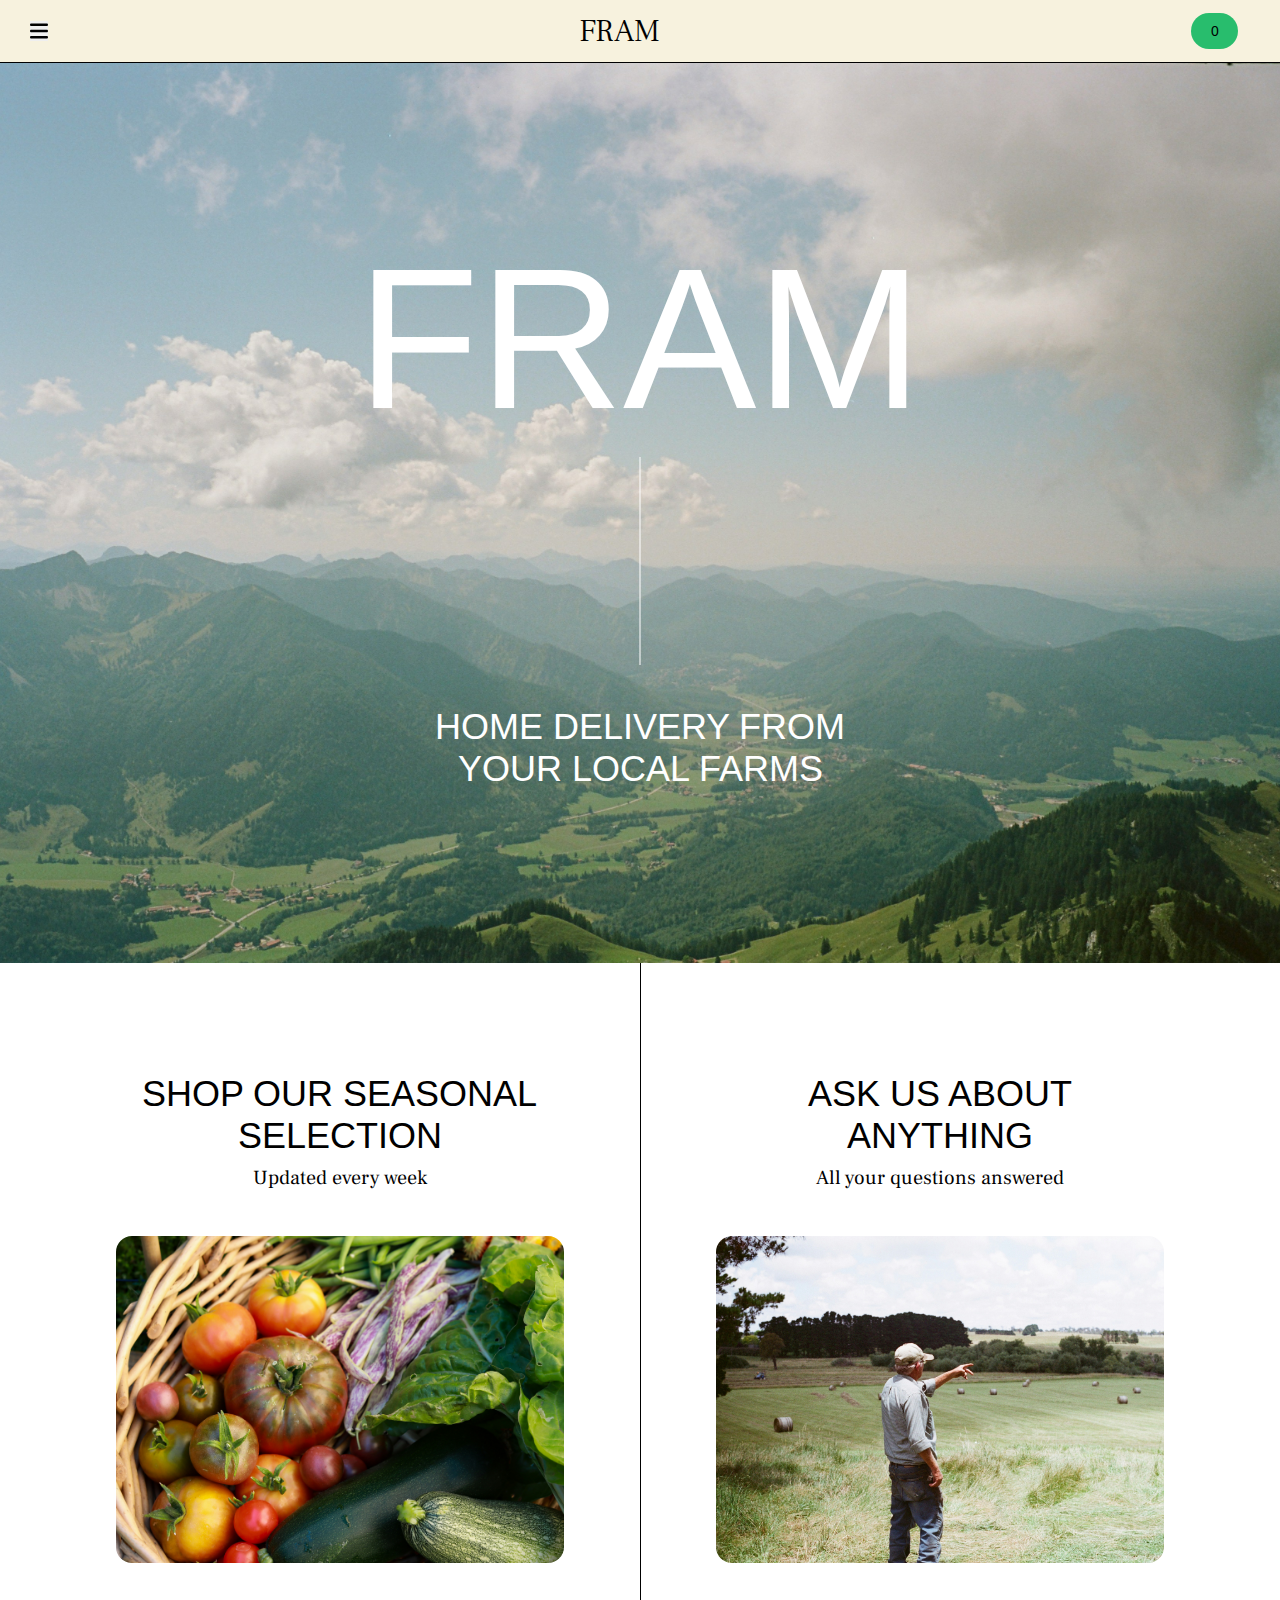
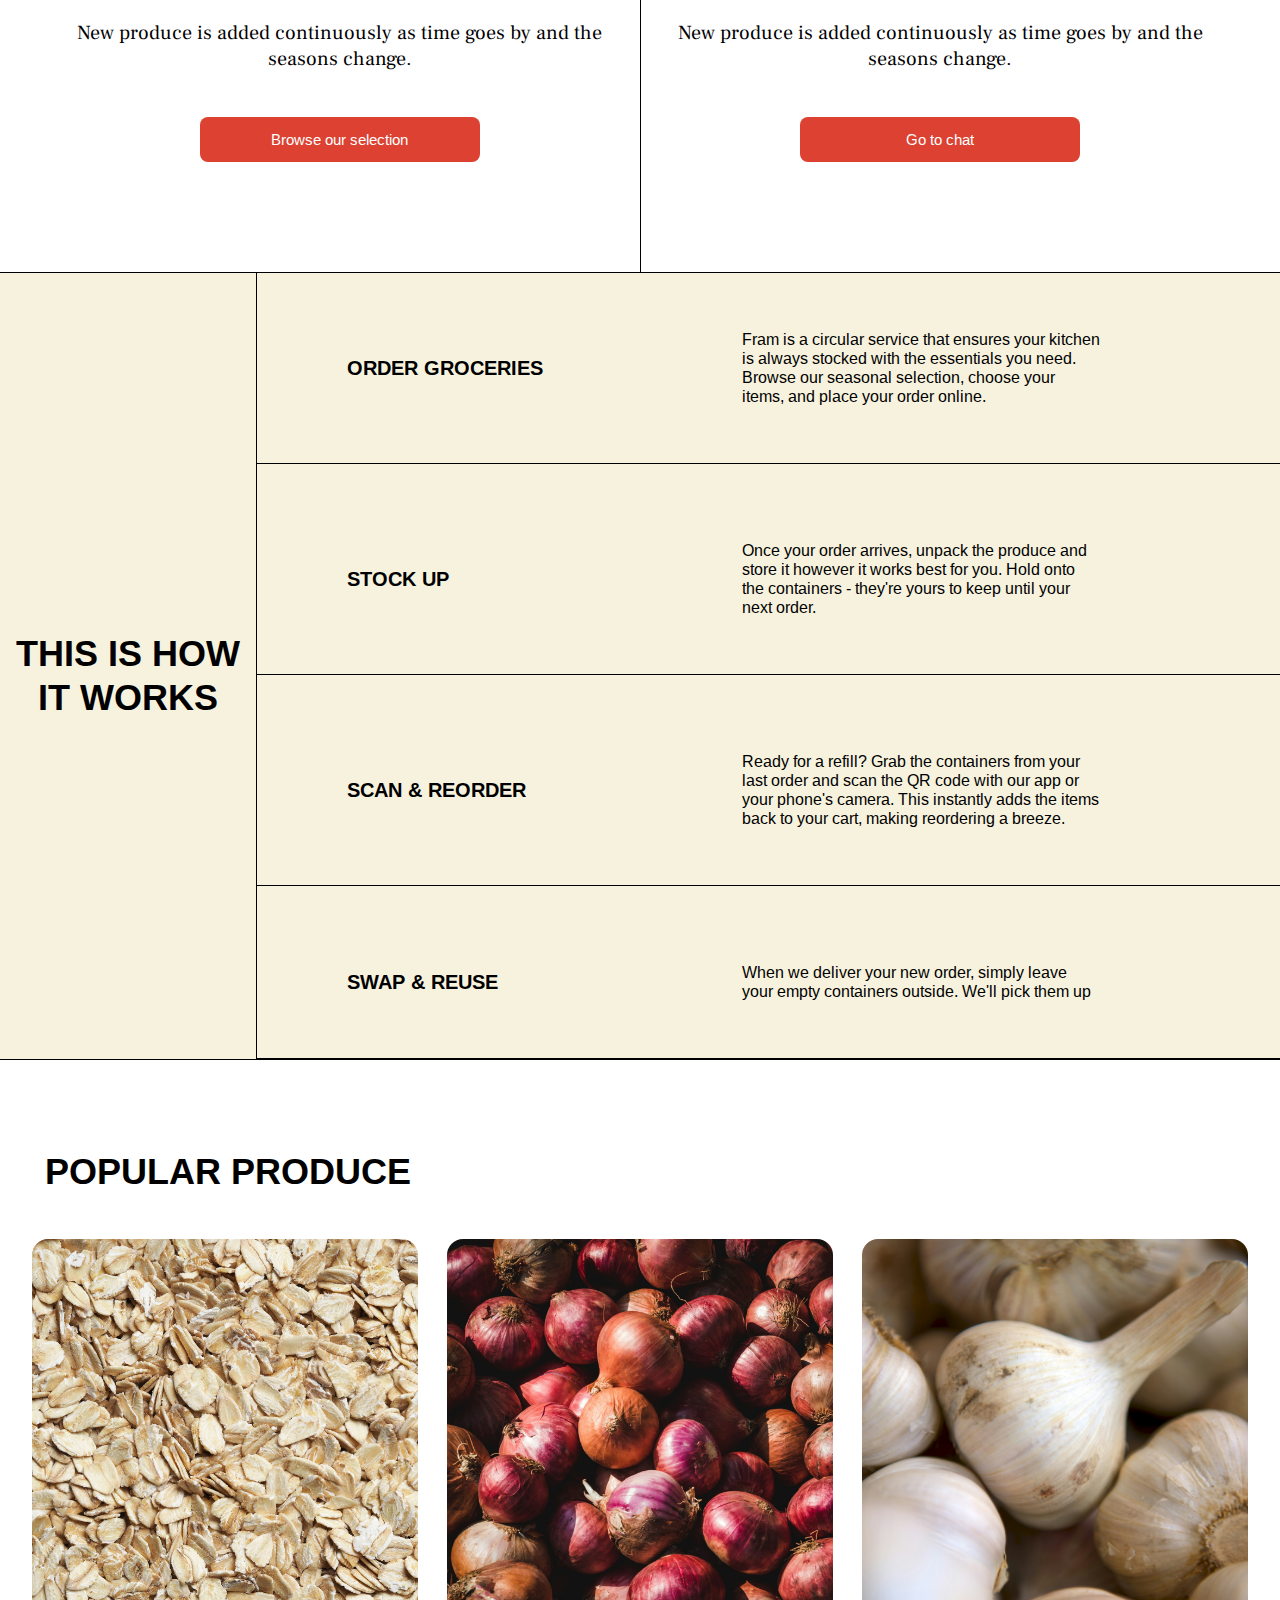
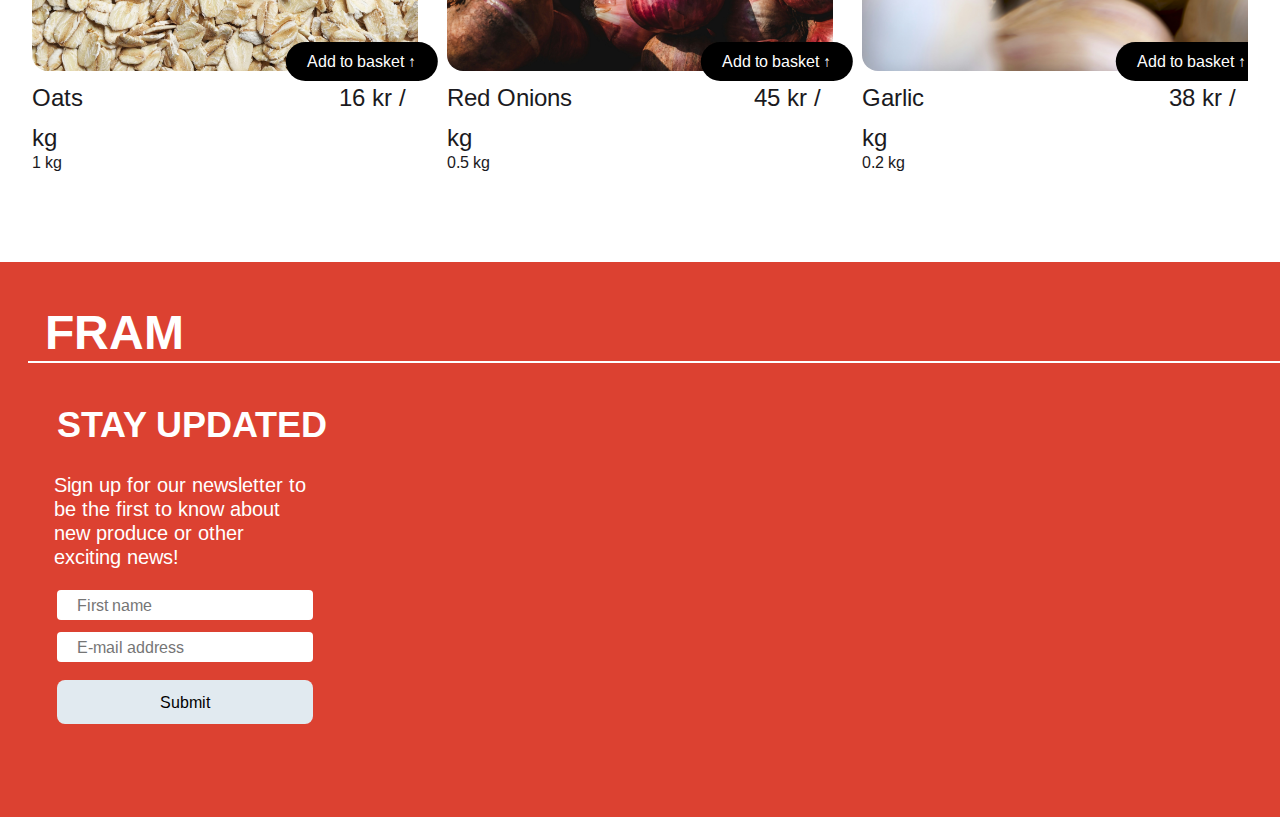
<file: index.html>
<!DOCTYPE html>
<html lang="en">
<head role="banner">
    <meta charset="UTF-8">
    <meta name="viewport" content="width=device-width, initial-scale=1.0">
    <meta name="description" content="FRAM - Hjemlevering av lokal mat fra gårder i ditt nærområde. En sirkulær tjeneste som støtter lokal bærekraft.">
    <meta name="keywords" content="lokal mat, hjemlevering, bærekraft, gårdsprodukter, FRAM">
    <meta name="language" content="en">
    <meta name="geo.region" content="NO">
    <meta name="geo.placename" content="Norway">

    <link rel="icon" href="logo.png" type="image/png" id="favicon">

    <title>FRAM Home Delivery Service For Local Food</title>

    <!-- Styles -->
    <link rel="stylesheet" href="CSS/styles.css">
    <link rel="stylesheet" href="CSS/navbar.css">

    <!-- Fonts -->
    <link rel="preconnect" href="https://fonts.googleapis.com">
    <link rel="preconnect" href="https://fonts.gstatic.com" crossorigin>
    <link href="https://fonts.googleapis.com/css2?family=Frank+Ruhl+Libre:wght@300..900&display=swap" rel="stylesheet">
    <link href="https://fonts.googleapis.com/css2?family=Arimo:ital,wght@0,400..700;1,400..700&family=Frank+Ruhl+Libre:wght@300..900&display=swap" rel="stylesheet">
</head>
<body>

    <header>
        <!-- Main Navigation -->
        <nav class="navbar" role="navigation" aria-label="Main navigation">
            <button
                aria-label="Open navigation menu"
                aria-expanded="false"
                onclick="openNav()">
                <img src="images/menu-bar.svg" alt="Menu bar icon">
            </button>

            <h1>FRAM</h1>

            <!-- Handlevogn -->
            <div class="cart-container">
                <span class="cart-count">0</span>
            </div>
        </nav>

        <!-- Sidenavigasjon -->
        <nav class="sidenav" id="mySidenav" aria-label="Side navigation" hidden>
            <button
                class="closebtn"
                onclick="closeNav()"
                aria-label="Close navigation menu">
                &times;
            </button>

            <h3 id="top-nav">FRAM</h3>
            <div id="sidenav-divider"></div>

            <ul>
               <li><a href="produce.html" id="products">PRODUCTS</a></li>
               <li><a href="Chatbox.html">CHAT</a></li>
               <li><a href="#" id="checkout">CHECKOUT</a></li>
            </ul>   
        </nav>
    </header>



    <main role="main">
        

    <section class="img-container">
        <div class="img-overlay">
            <h1>FRAM</h1>
              <div class="divider"></div>
                <p>Home delivery from your local farms</p>
        </div>
    </section>

        <!-- Landing page -->
        <div class="landing-page">
            <section class="card">
                <h2>SHOP OUR SEASONAL <br> SELECTION</h2>
                <p class="subtitle">Updated every week</p>
                <img src="images/landing-page/seasonal-selection.jpg" alt="Seasonal selection image" loading="lazy">
                <p class="description">
                    New produce is added continuously as time
                    goes by and the seasons change.
                </p>
                <button 
                    aria-label="Browse our selection">
                    Browse our selection
                </button>
            </section>

            <div class="vertical-line"></div>

            <section class="card">
                <h2>ASK US ABOUT <br> ANYTHING</h2>
                <p class="subtitle">All your questions answered</p>
                <img src="images/landing-page/ask-us.jpg" alt="Ask us image" loading="lazy">
                <p class="description">
                     New produce is added continuously as time
                     goes by and the seasons change.
                </p>

                <button aria-label="Go to chat">Go to chat</button>
            </section>
        </div>

        <div class="horizontal-line"></div>


        <!-- Info med tekst i kolonner -->
        <section class="columns" aria-labelledby="how-it-works">
            <div class="left-column">
                <h1 aria-label="how-it-works">THIS IS HOW IT WORKS</h1>
            </div>

            <div class="right-column">
                <article class="column">
                    <h3>ORDER GROCERIES</h3>
                    <p>Fram is a circular service that ensures your kitchen is always stocked with the essentials you need. Browse our seasonal selection, choose your items, and place your order online.</p> 
                </article>

                <article class="column">
                    <h3>STOCK UP</h3>
                    <p>Once your order arrives, unpack the produce and store it however it works best for you. Hold onto the containers - they're yours to keep until your next order.</p>
                </article>

                <article class="column">
                    <h3>SCAN &amp; REORDER</h3>
                    <p>Ready for a refill? Grab the containers from your last order and scan the QR code with our app or your phone's camera. This instantly adds the items back to your cart, making reordering a breeze.</p>
                </article>

                <article class="column">
                    <h3>SWAP &amp; REUSE</h3>
                    <p>When we deliver your new order, simply leave your empty containers outside. We'll pick them up</p>
                </article>
            </div>
        </section>

    <!-- ==========
     Popular Produce
     ==========0 -->

    <section class="popular-produce">
        <h1>POPULAR PRODUCE</h1>
        <div class="popular-produce-image-grid">
            <figure>
                <img src="images/product-page/oats.jpg" alt="Oats" loading="lazy">
                <figcaption class="left">Oats</figcaption>
                <figcaption class="right">16 kr / kg</figcaption> <br>
                <figcaption class="under">1 kg</figcaption>
                <button class="add-to-cart" aria-label="Add to basket">Add to basket &uarr;</button>
            </figure>

            <figure>
                <img src="images/product-page/red-onions.jpg" alt="Red Onions" loading="lazy">
                <figcaption class="left">Red Onions</figcaption>
                <figcaption class="right">45 kr / kg</figcaption> <br>
                <figcaption class="under">0.5 kg</figcaption>
                <button class="add-to-cart" aria-label="Add to basket">Add to basket &uarr;</button>
            </figure>

            <figure>
                <img src="images/product-page/garlic.jpg" alt="Garlic" loading="lazy">
                <figcaption class="left">Garlic</figcaption>
                <figcaption class="right">38 kr / kg</figcaption> <br>
                <figcaption class="under">0.2 kg</figcaption>
                <button class="add-to-cart" aria-label="Add to basket">Add to basket &uarr;</button>
            </figure>
        </div>
    </section>
</main>


<!-- =============
    FOOTER========
============= -->

    <footer role="contentinfo">
        <h1>FRAM</h1>
        <div class="footer-divider"></div>
        <h2>STAY UPDATED</h2>
        <p>
            Sign up for our newsletter to be the first
             to know about new produce or other exciting news!
        </p>


        <form itemid="userForm" action="https://formspree.io/f/meoojplb" method="post" id="userForm">
            <label for="name"></label>
            <input type="text" id="name" name="name" required placeholder="First name" autocomplete="name">

            <label for="email"></label>
            <input type="email" id="email" name="email" required placeholder="E-mail address" autocomplete="email">

            <button type="submit" aria-label="Submit the form">Submit</button>
            <!-- <span id="emailError" style="display: none; color: red;">Ugyldig email adresse</span> -->
        </form>
    </footer>
        

<script src="Index.js"></script>
</body>
</html>
</file>
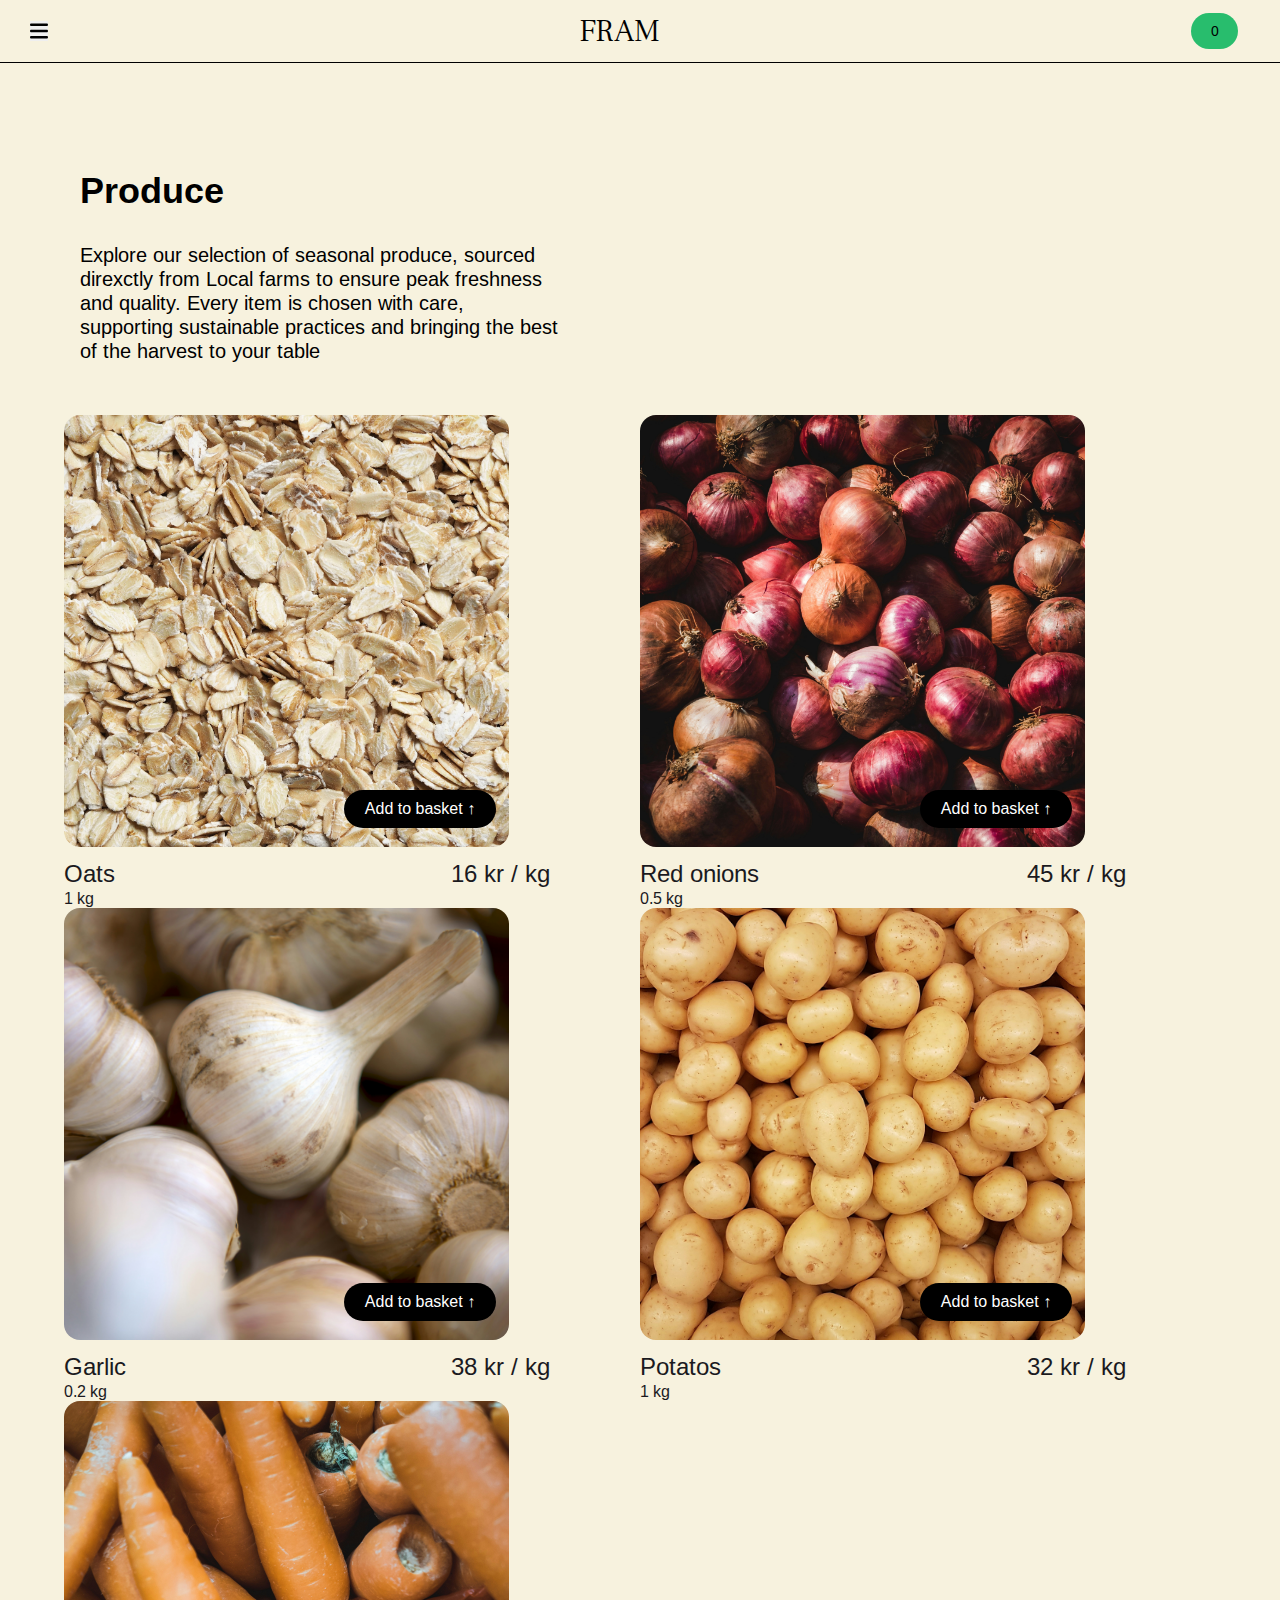
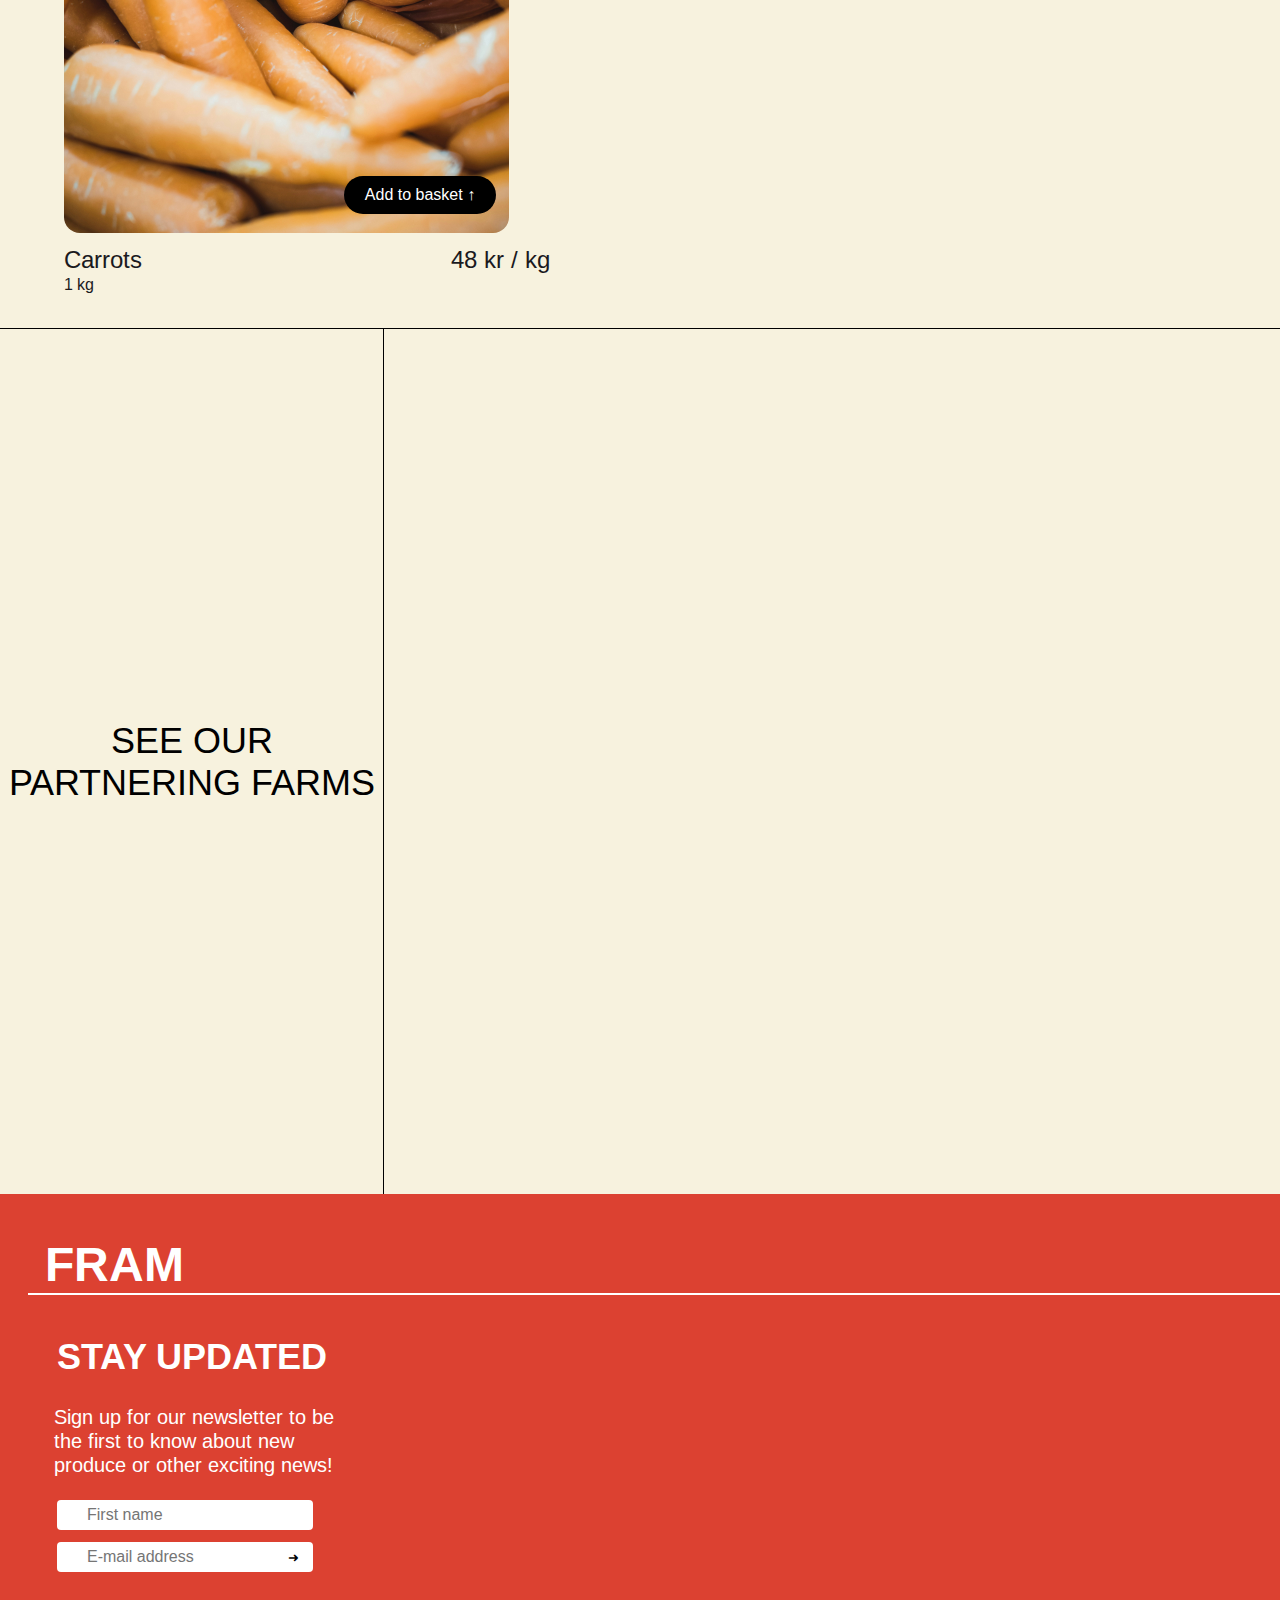
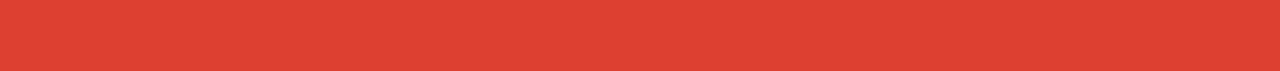
<file: produce.html>
<!DOCTYPE html>
<html lang="en">
<head role="banner">
    <meta charset="UTF-8">
    <meta name="viewport" content="width=device-width, initial-scale=1.0">
    <meta name="description" content="Discover fresh, locally-sourced produce and support sustainable farming with FRAM's home delivery service.">
    <meta name="keywords" content="local produce, sustainable farming, food delivery, fresh vegetables">
    <meta name="author" content="FRAM Team">
    <meta name="robots" content="index, follow">

    <link rel="icon" href="logo.png" type="image/png" id="favicon">

    <title>Produce - FRAM Home Delivery</title>



    <!-- Styles -->
    <link rel="stylesheet" href="CSS/produce.css">
    <link rel="stylesheet" href="CSS/navbar.css">

    <!-- Fonts -->
    <link rel="preconnect" href="https://fonts.googleapis.com">
    <link rel="preconnect" href="https://fonts.gstatic.com" crossorigin>
    <link href="https://fonts.googleapis.com/css2?family=Arimo:ital,wght@0,400..700;1,400..700&family=Frank+Ruhl+Libre:wght@200..900&display=swap" rel="stylesheet">

    <!-- test -->
    <link rel="preconnect" href="https://fonts.googleapis.com">
    <link rel="preconnect" href="https://fonts.gstatic.com" crossorigin>
    <link href="https://fonts.googleapis.com/css2?family=Noto+Sans+JP:wght@100..900&display=swap" rel="stylesheet">
</head>
<body>

    <header>
        <!-- Main Navigation -->
        <nav class="navbar" role="navigation" aria-label="Main navigation">
            <button
                aria-label="Open navigation menu"
                aria-expanded="false"
                onclick="openNav()">
                <img src="images/menu-bar.svg" alt="Menu bar icon">
            </button>

            <h1 onclick="redirectHomePage">FRAM</h1>

            <!-- Handlevogn -->
            <div class="cart-container">
                <span class="cart-count">0</span>
            </div>
        </nav>

        <!-- Sidenavigasjon -->
        <nav class="sidenav" id="mySidenav" aria-label="Side navigation" hidden>
            <button
                class="closebtn"
                onclick="closeNav()"
                aria-label="Close navigation menu">
                &times;
            </button>

            <h3 id="top-nav">FRAM</h3>
            <div id="sidenav-divider"></div>

            <ul>
               <li><a href="index.html" id="products">HOME PAGE</a></li>
               <li><a href="Chatbox.html">CHAT</a></li>
               <li><a href="#" id="checkout">CHECKOUT</a></li>
            </ul>   
        </nav>
    </header>



<main>

    <!-- Produce info -->
    <section class="produce">
        <h1>Produce</h1>
        <p>     
            Explore our selection of seasonal produce, sourced direxctly from Local
            farms to ensure peak freshness and quality. Every item is chosen with
            care, supporting sustainable practices and bringing the best of the harvest to your table
        </p>
    </section>
  
    <!-- Popular Produce -->
    <section class="popular-produce">
        <div class="produce-image-grid">
            <figure>
                <img src="images/product-page/oats.jpg" alt="Oats">
                <figcaption class="left">Oats</figcaption>
                <figcaption class="right">16 kr / kg</figcaption> <br>
                <figcaption class="under">1 kg</figcaption>
                <button class="add-to-cart">Add to basket &uarr;</button>
            </figure>

            <figure>
                <img src="images/product-page/red-onions.jpg" alt="Red Onions">
                <figcaption class="left">Red onions</figcaption>
                <figcaption class="right">45 kr / kg</figcaption> <br>
                <figcaption class="under">0.5 kg</figcaption>
                <button class="add-to-cart">Add to basket &uarr;</button>
            </figure>

            <figure>
                <img src="images/product-page/garlic.jpg" alt="Garlic">
                <figcaption class="left">Garlic</figcaption>
                <figcaption class="right">38 kr / kg</figcaption> <br>
                <figcaption class="under">0.2 kg</figcaption>
                <button class="add-to-cart">Add to basket &uarr;</button>
            </figure>

            <figure>
                <img src="images/product-page/potatos.jpg" alt="potatos">
                <figcaption class="left">Potatos</figcaption>
                <figcaption class="right">32 kr / kg</figcaption> <br>
                <figcaption class="under">1 kg</figcaption>
                <button class="add-to-cart">Add to basket &uarr;</button>
            </figure>

            <figure>
                <img src="images/product-page/carrots.jpg" alt="carrots">
                <figcaption class="left">Carrots</figcaption>
                <figcaption class="right">48 kr / kg</figcaption> <br>
                <figcaption class="under">1 kg</figcaption>
                <button class="add-to-cart">Add to basket &uarr;</button>
            </figure>
        </div>
    </section>

    <!-- Map Layout-->
    <section class="map-layout">
        <div class="left-column">
            <h1> SEE OUR PARTNERING FARMS</h1>
        </div> 

        <!-- MAP -->
        <div class="right-column">
            <iframe title="Map" src="https://www.google.com/maps/embed?pb=!1m18!1m12!1m3!1d41531.95943279336!2d10.635460006246054!3d60.307781764215505!2m3!1f0!2f0!3f0!3m2!1i1024!2i768!4f13.1!3m3!1m2!1s0x4641a30c3bfd7b6d%3A0x41858bb05b2cd7e3!2sOppdalslinna%20242%2C%202740%20Roa!5e0!3m2!1sno!2sno!4v1734359801389!5m2!1sno!2sno"
                width="750"
                height="478"
                style="border:0;"
                allowfullscreen=""
                loading="lazy"
                referrerpolicy="no-referrer-when-downgrade">
            </iframe>
    <!-- right column -->
        </div>
    <!-- content -->
    </section>
   
</main>

<!-- Footer -->
    <footer role="contentinfo">
        <h1>FRAM</h1>
        <div class="footer-divider"></div>
        <h2>STAY UPDATED</h2>
            <p>
                Sign up for our newsletter to be the first
                to know about new produce or other exciting news!
            </p>


        <form action="https://formspree.io/f/xzzbqngz" method="POST" id="userForm">
        <input type="text" name="name" placeholder="First name" id="name" autocomplete="name" required>
        <input type="email" name="email" placeholder="E-mail address" id="email" autocomplete="email" required>
        <button type="submit" aria-label="Submit the form">&#10140;</button>
        </form>
    </footer>
       
       
<script src="Index.js"></script>

</body>
</html>
</file>
<file: CSS/styles.css>
* {
    margin: 0;
    padding: 0;
    box-sizing: border-box;
    font-family: 'Arimo', sans-serif
}

body{
    /* overflow: auto; */
    min-height: 100vh;
}

#favicon{
    width: 1em;
    height: 1000px;
    
    border: none;

}


.img-container {
    position: relative;
    height: 100vh; /* Full skjermhøyde */
    background: url('homepage_background.jpg') no-repeat center center/cover;
    display: flex;
    justify-content: center;
    align-items: center;
  }
  
  .img-overlay {
    text-align: center;
    color: white;
    display: flex;
    justify-content: center;
    align-items: center;
    flex-direction: column;
  }
  
  .img-container h1 {
    font-size: 200px;
    font-weight: lighter;
    margin-bottom: 250px;
  }

  .img-overlay p {
    font-size: 36px;
    margin-bottom: 10px;
    width: 419px;
    text-transform: uppercase;
  }
  
  .divider {
    width: 1px;
    height: 208px;
    position: absolute;
    left: 50%;
    transform: translateX(-50%);
    bottom: 32%;
    margin: 10px auto;
    background-color: white;
  }

  @media (max-width: 720px){
.img-container h1{
    font-size: 75px;
    margin-top: -200px;
}

.img-container p{
    font-size: 24px;
    width: 260px;
    position: absolute;
    transform: translateY(220px);
}

.divider{
    position: absolute;
    transform: translateY(9%);
    height: 300px;
}  
  }
  
  

  /*=================
  ===================
    Landing page
   ==================
   ==================*/ 
   

.landing-page{
    display: flex;
    justify-content: space-between;
    margin: 0 auto;
    width: 100%;
    max-width: 1200px;
}

.card{
    width: auto;
    text-align: center;
    padding: 20px;
    margin: auto;
}

.card h2 {
    font-size: 2.25em;
    margin-top: 90px;
    margin-bottom: 8px;
    font-weight: 400;
}

.card .subtitle, .description{
    margin-top: 8px;
    font-size: 1.25em;
    font-family: 'Frank Ruhl Libre', sans-serif;
}



.card img{
    width: 448px;
    height: 327px;
    margin-top: 45px;
    margin-bottom: 45px;
    border-radius: 16px;
    object-fit: cover;
    object-position: center center;
}

.line-container{
    display: flex;
    justify-content: center;
    align-items: stretch;
    flex-direction: column;
    width: 100%;
}

.card span{
    display: block;
}

.card button{
    width: 50%;
    height: 45px;
    background-color: #DC4131;
    color: white;
    font-size: 15px;
    margin-bottom: 90px;
    margin-top: 45px;
    border-radius: 8px ;
    cursor: pointer;
    border: none;
}

.card button:hover{
    background-color: #AE2E21;
}

.vertical-line{
    border-left: 1px solid;
    height: auto;
}


@media (max-width: 720px){
    .landing-page {
        flex-direction: column;
        padding: 5px;
    }

    .card img{
        width: 100%;
        height: 250px;
    }

    .card {
        width: 100%;
        padding: 10px;
    }

    .card p{
        font-size: 16px;
    }

    .card h2{
        font-size: 24px;
    }
}

/* ===============================
==================================
KALONNE REKKE MED INFO
==================================
==================================
 */

 .right-column{
    display: flex;
    flex: 1;    
    flex-grow: 1;
    flex-direction: column;
    gap: 20px;
    border-left: 1px solid;
    height: 100%;
 }

.left-column{
    display: flex;
    flex: 1;
    max-width: 20%;
    align-items: center;
    justify-content: center;
    align-self: center;
    text-align: center;
}

.left-column h1{
    font-size: 36px;
    display: flex;
    align-items: flex-end;
}

.column{
    display: flex;
    align-items: center;
    justify-content: space-between;
    flex-direction: row;
    border-bottom: 1px solid;
    padding: 57px 0;
}

.column p{
    font-size: 16px;
    font-family: 'Arimo', sans-serif;
    width: 35%;
    display: flex;
    margin-right: 180px;
}

.column h3{
    font-size: 20px;
    font-family: 'Arimo', sans-serif;
    padding-left: 90px;
}

.columns{
    border-top: 1px solid;
    display: flex;
    flex-direction: row;
    align-items: flex-start;
    background-color: #F7F2DE;
    border-bottom: 1px solid;
}

@media (max-width: 720px){
    .left-column,
    .right-column {
        flex: 1;
        max-width: 100%;
        text-align: center;
    }

    .column p {
        width: 100%;
        margin-right: 0;
        font-size: 14px;
    }

    .columns{
    display: flex;
    flex-direction: column;
    align-items: center;
   }

   .column{
    display: flex;
    flex-direction: column;
    width: 100vw;
    align-items: center;
    text-align: left;
   }

   .right-column h3{
    font-size: 1.125em;
    display: flex;
    align-items: center;
    margin-right: 185px;
    margin-bottom: 40px;
    width: 300px;
   }

   .right-column p{
    font-size: 1em;
    width: 300px;
   }

   .left-column h1{
    font-size: 1.5em;
    border-bottom: 1px solid;

   }

   .right-column{
    border-left: none;
   }

}

/*====================
======================
Popular Produce
======================
======================
 */

.popular-produce h1{
    margin-top: 90px;
    margin-left: 45px;
    margin-bottom: 45px;
    font-size: 36px;
}

.popular-produce-image-grid{
    display: grid;
    /* grid-template-columns: repeat(3, 1fr); */
    grid-template-columns: repeat(auto-fit, minmax(350px, 1fr));
    gap: 29px;
    position: relative;
    width: 95%;
    max-width: 100%;
    height: auto;
    margin: auto;
    overflow: hidden;
}

.popular-produce-image-grid img{
    border-radius: 16px;
    /* width: 28.375em; */
    width: 100%;
    height: 27em;
    border-bottom: 20px;
    box-sizing: border-box;
    object-fit: cover;
    object-position: center center;
    pointer-events: none;
}

.popular-produce-image-grid figure {
    display: inline;
    margin: 0;
    position: relative;
}

.popular-produce-image-grid figcaption {
    /* font-size: 0.9em; */
    color: #1B1A1E;
    display: inline;
    bottom: 0; 
    width: 50%; 
    padding-top: 10px;
}

.popular-produce-image-grid figcaption.left {
    left: 0;
    text-align: left;
    font-size: 1.5em;
    display: inline-flex;
    margin-right: 110px;
    margin-bottom: 12px;
}

.popular-produce-image-grid figcaption.right {
    font-size: 1.5em;
}

.popular-produce-image-grid figcaption.under{
    font-size: 1em;
}

.popular-produce-image-grid .add-to-cart{
    position: absolute;
    display: block;
    bottom: 17%;
    left: 50%;
    transform: translateX(40%);
    padding: 10px 15px;
    text-align: center;
    background-color: black;
    color: white;
    /* height: 38px; */
    width: 9.5em;
    border: none;
    border-radius: 2.75em;
    font-size: 1em;
    cursor: pointer;
}


/* ===========================
==============================
   FOOTER
==============================
==============================
 */

   footer{
    background-color: #DC4131;
    color: white;
    margin-top: 90px;
   }

   footer h1{
    font-size: 48px;
    margin-left: 45px;
    padding-top: 41px;
   }

   footer h2{
    font-size: 36px;
    /* padding: 20px 40px; */
    margin-left: 57px;
    margin-top: 40px;
   }

   footer p{
    font-size: 20px;
    margin-left: 54px;
    margin-top: 26px;
    width: 20%;
    padding-bottom: 15px;
   }

   .footer-divider{
    color: white;
    border: 1px solid white;
    margin-left: 28px;
   }

   @media (max-width: 720px){
    footer p{
        width: 279px;
        font-size: 1em;
        margin-left: 29px;
    }

    footer h1{
        font-size: 3em;
        margin-left: 29px;
    }

    footer h2{
        font-size: 1.5em;
        margin-left: 32px;
    }
   }

/* ==================
   FORM
 ==================*/

   form{
    margin-left: 57px;
    width: 20%;
    position: relative;
   }

   form button{
    border-radius: 8px;
    color: black;
    margin-top: 12px;
    margin-bottom: 93px;
    width: 100%;
    height: 2.75em;
    background-color: #E1EAF0;
    font-size: 1em;
    border: none; 
    cursor: pointer;
   }

   form input{
    width: 100%;
    height: 30px;
    margin: 6px 0;
    border-radius: 4px;
    border: none;
    font-size: 16px;
    text-align: left;
    box-sizing: border-box;
    text-indent: 20px;
   }

  form input::placeholder {
    font-size: 1em;
    text-indent: 20px;
  }

  @media (max-width: 720px){
    form {
        width: 329px;
        margin-left: 29px;
    }
 
    form button{
        margin-bottom: 62px;
    }

    form input::placeholder{
        padding-left: 10px;
        text-indent: 10px;
    }
    
  }
  


  /* ===========================
================================
    @MEDIA QUERIES
================================
================================   
   */



  
   

   

   /* =========
   startside
   ============= */

  

   .vertical-line{
    border-top: 1px solid;
   }
   .left-column h1{
    padding-top: 120px;
    /* border-bottom: 1px solid; */
    width: 100vw;
    display: flex;
    justify-content: center;
    padding-bottom: 100px;
   }

  




@media (max-width: 720px){
    .popular-produce-image-grid{
        display: flex;
        flex-wrap: nowrap;
        overflow-x: auto;
        scroll-snap-type: x mandatory;
        gap: 32px; 
         
    }

    .popular-produce{
        width: 100%;
        position: relative;
    }

    .popular-produce-image-grid img{
        /* min-width: 100%; Bildene tar hele bredden av skjermen */
        width: 250px;
        height: 321px;
        scroll-snap-align: center; 
        cursor: none;
        object-fit: cover;
    }

    .popular-produce h1{
        font-size: 1.5em;
        text-align: center;
        display: flex;
        justify-content: center;
        align-items: center;
        margin-left: 0;
    }

    .popular-produce-image-grid .add-to-cart {
        position: absolute;
        left: 10%;
        bottom: 8.75em;
        width: 9.5em;
        /* height: 2.5em; */
        color: white;
        border: none;
        border-radius: 2.75em;

    }



    .popular-produce-image-grid figure {
        position: relative; 
        
    }

}
</file>
<file: CSS/navbar.css>
*{
  box-sizing: border-box;
}



body, html{
    font-family: Arimo, sans-serif;
    scroll-behavior: smooth;
}



/* =================
====================
    NAVBAR
====================
==================== */



.navbar{
    background-color: #F7F2DE;
    display: flex;
    justify-content: center;
    align-items: center;
    padding: 10px;
    border-bottom: 1px solid black;
}

.navbar h1{
    font-family: 'Frank Ruhl Libre', sans-serif;
    font-size: 2em;
    font-weight: lighter;
    margin: auto;
    display: flex;
    flex-direction: row;
    justify-content: center;
    align-items: center;
}

.navbar button{
  transition: 0.3s;
  width: 1.3125em;
  height: 1.5em;
  display: flex;
  justify-content: center;
  align-items: center;
  cursor: pointer;
  border: none;
  margin-left: 20px;
}

.navbar button:hover{
  opacity: 40%;
  transition: 0.3s ease;
}

.sidenav #sidenav-divider{
  border-bottom: 1px solid;
  width: 100%;
  margin-top: 1px;
  overflow: hidden;
  box-sizing: border-box;
  padding: 0;
  margin: 0;
  position: relative;
  margin-top: 61px;
}

.sidenav #top-nav{
  position: absolute;
  top: 0.5em;
  font-size: 2em;
  font-family: 'Frank Ruhl Libre', sans-serif;
  font-weight: lighter;
}

.sidenav{
    width: 0;
    height: 100%;
    position: fixed;
    z-index: 999;
    top: 0;
    left: 0;
    background-color: #008f51;
    overflow-x: hidden;
    transition: 0.5s;
    /* padding-top: 60px; */
    display: flex;
    flex-direction: column;
    align-items: center;
    box-sizing: border-box;
}


.sidenav a{
    padding: 8px 8px 8px 32px;
    text-decoration: none;
    color: #000;
    display: block;
    transition: 0.3s;
    font-size: 36px;
}

.sidenav ul{
  list-style: none;
  display: flex;
  flex-direction: column;
  align-items: center;
}

.sidenav h3{
    font-size: 2em;

}

.sidenav a:hover {
    text-decoration: underline;
}

.sidenav button{
  padding: 8px 8px 8px 32px;
  text-decoration: none;
  color: #000;
  display: block;
  transition: 0.3s;
  font-size: 2.25em;
  border: none;
  background-color: #008f51;
}

.sidenav .closebtn {
    position: absolute;
    top: 6px;
    left: 0;
    font-size: 36px;
    cursor: pointer;
  }
  
  .sidenav .closebtn:hover{
      text-decoration: none;
    }

 #checkout{
   margin-top: 100%;
}

 #products{
    margin-top: 150px;
} 

  .cart-container{
    display: flex;
    align-items: center;
    justify-content: center;
    width: 47px;
    height: 36px;
    background-color: #28BD6D;
    border-radius: 50px;
    margin-right: 32px;
    font-size: 14px;
    cursor: pointer;
}

.cart-count{
    display: inline-block;
}




 @media screen and (max-width: 720px) {
    .sidenav {
      padding-top: 15px;
      /* display: flex;
      flex-direction: column;
      align-items: center; */

      
    }
    .sidenav a {font-size: 1.5em;}
    .sidenav #top-nav{
      display: none;
    }

    #sidenav-divider{
      margin-top: 2.88em;
    }

    .cart-container{
      margin-right: 0.3em;
    }

    .navbar button{
      margin-left: 0.9em;
    }

    .navbar button img {
      width: 20px; 
  }

    .navbar h3{
      margin-left: 3.9em;
    }

    .sidebar img{
      width: 15px;
    }
   
  }
</file>
<file: CSS/produce.css>
* {
    margin: 0;
    padding: 0;
    box-sizing: border-box;

}

body, html{
    /* font-family: Frank Ruhl Libre; */
    font-family: 'Arimo', sans-serif;
    background-color: #F7F2DE;
    scroll-behavior: smooth;
}

  .produce{
    margin-top: -52px;
    margin-left: 80px;
  }
  
  .produce h1{
    font-size: 36px;
    padding-top: 158px;
    padding-bottom: 30px;
  }

  .produce p{
    font-size: 20px;
    width: 40%;
  }
  

  @media screen and (max-width: 720px){
    .produce p{
      width: 345px;
        font-size: 18px;
    }

    .produce{
      margin-left: 20px;
      margin-top: -80px;
    }
  }

.popular-produce{
  margin-top: 52px;
}

  .produce-image-grid{
    display: grid;
    grid-template-columns: repeat(auto-fit, minmax(450px, 1fr));
    width: 100%;
    max-width: 90%;
    margin: auto;
    overflow: hidden;
  }

  .produce-image-grid img{
    width: 445px;
    height: 432px;
    border-radius: 16px;
    object-fit: cover;
    object-position: center center;
  }


  .produce-image-grid figure{
    position: relative;
    display: block;
    margin: 0;
    width: 95%;
  }

  .produce-image-grid figcaption {
    font-size: 1.5em;
    color: #1B1A1E;
    display: inline;
    bottom: 0; 
    width: 50%; 
    padding-top: 10px;
}

.produce-image-grid figcaption.left {
  left: 0; 
  text-align: left;
  font-size: 1.5em;
  display: inline-flex;
  width: 70%
}

.produce-image-grid figcaption.right {
  padding-top: 12px;
  font-size: 1.5em;
  display: inline;
  right: 0;
}

.produce-image-grid figcaption.under{
  font-size: 1em;
}

.add-to-cart {
  position: absolute;
  bottom: 80px;
  left: 280px;
  background-color: rgb(0, 0, 0);
  color: white;
  border: none;
  padding: 10px 15px;
  cursor: pointer;
  font-size: 1em;
  width: 9.5em;
  height: 38px;
  border-radius: 2.75em;
}

button.add-to-cart:hover {
    background-color: #AE2E21; 
}


@media screen and (max-width: 720px) {

 
.produce-image-grid{
  display: grid;
  grid-template-columns: 1fr;
  align-items: center;
  gap: 50px;
  width: 95%;
  margin: auto; 
}

.produce-image-grid img{
  width: 345px;
  height: 279px;
} 

.produce-image-grid figcaption{
  /* width: 120px; */
  position: relative;
  display: inline;

}

.produce-image-grid figcaption.left{
  left: 0; 
  text-align: left;
  display: inline-flex;
  margin: 0;
  width: 62%;
}
  
.add-to-cart{
  position: absolute;
  padding: 10px 15px;
  transform: translateX(-65%);
}
  }




/* .map{
    border-top: 1px solid;
    margin-top: 69px;
    display: flex;
    flex-wrap: wrap;
    width: 50%;
    height: 500px;

}

.map h1{
    font-size: 36px;
    border-right: 1px solid;
}

.right-column img{
    width: 745px;
    height: 478px;
} */

/* .right-column{

    flex: 1;    vet ikke om jeg trenger denne
    flex-grow: 1;
    flex-direction: column;
    gap: 20px;
} */

/* .column{
   position: absolute;
   left: 50%;
} */





.map-layout {
    flex: 1;  
    display: flex;
    flex-direction: row;
    min-height: 100vh;
    width: 100%;
    /* padding: 20px; */
}



.left-column {
    display: flex;
    align-items: center;
    justify-content: center;
    margin-top: 34px;
    border-top: 1px solid black;
    border-right: 1px solid black;
    width: 30%;
}

 .map-layout .map-divider{
  border-right: 1px solid black;
  height: 100%;
}

.left-column h1{
    font-size: 2.25em;
    font-weight: lighter;
    width: 12em;
    text-align: center;
    padding: auto;
}

.right-column {
    flex: 1;
    display: flex;
    align-items: center;
    justify-content: center;
    height: 850px;
    border-top: 1px solid black;
    margin-top: 34px;
}

iframe {
    border: 0;
    border-radius: 16px;
    /* max-width: 400px; */
    margin: 30px;
}

@media (max-width: 720px){
  .right-column iframe{
    width: 100%;
  }

  .right-column{
  width: 100%;
  }

  
  .map-layout{
    display: flex;
    flex-direction: column;
    align-items: center;
  }

  .left-column{
    border: none;
    width: 100%;
  }

  .left-column h1{
    font-size: 1.5em;

  }

 .map-layout{
    border-top: 1px solid;

  }

.map-layout{
  margin-top: 100px;
}


}





/* ============================
===============================
  FOOTER
   =============================
   ===========================*/

footer{
    background-color: #DC4131;
    color: white;
    overflow: hidden;
   }

   footer h1{
    font-size: 48px;
    margin-left: 45px;
    padding-top: 41px;
   }

   footer h2{
    font-size: 36px;
    /* padding: 20px 40px; */
    margin-left: 57px;
    margin-top: 40px;
   }

   footer p{
    font-size: 20px;
    margin-left: 54px;
    margin-top: 26px;
    width: 23%;
    padding-bottom: 17px;
   }

  .footer-divider{
    color: white;
    border: 1px solid white;
    margin-left: 28px;
   }

   .footer-extender{
    margin-bottom: 93px;
   }

   @media (max-width: 720px){
    footer p{
        width: 279px;
        font-size: 1em;
        margin-left: 29px;
    }

    footer h1{
        font-size: 3em;
        margin-left: 29px;
    }

    footer h2{
        font-size: 1.5em;
        margin-left: 32px;
    }
   }

   /* ============
   FORM
   =============== */

   form{
    margin-left: 57px;
    width: 20%;
    position: relative;
    margin-bottom: 93px;
   }

   form button{
    width: 0.875em;
    height: 1m;
    margin: 5px 0;
    background-color: white;
    border: none;
    position: absolute;
    right: 1em;
    top: 3.8em;
   }

   form input{
    width: 100%;
    height: 30px;
    margin: 6px 0;
    border-radius: 4px;
    border: none;
    text-align: left;
    box-sizing: border-box;
    text-indent: 30px;
    font-size: 1em; /* Fjerner zoom når man trykker */
   }

   form input:focus{
    outline: 2px solid;
   }

  form input::placeholder {
    font-size: 1em;
    text-indent: 20px;
    padding-left: 10px;
  }

   @media (max-width: 720px){
    form {
        width: 329px;
        margin-left: 29px;
    }

    form input::placeholder{
      text-indent: 10px;
    }

    form button{
        margin-bottom: 62px;
    }

  }
</file>
